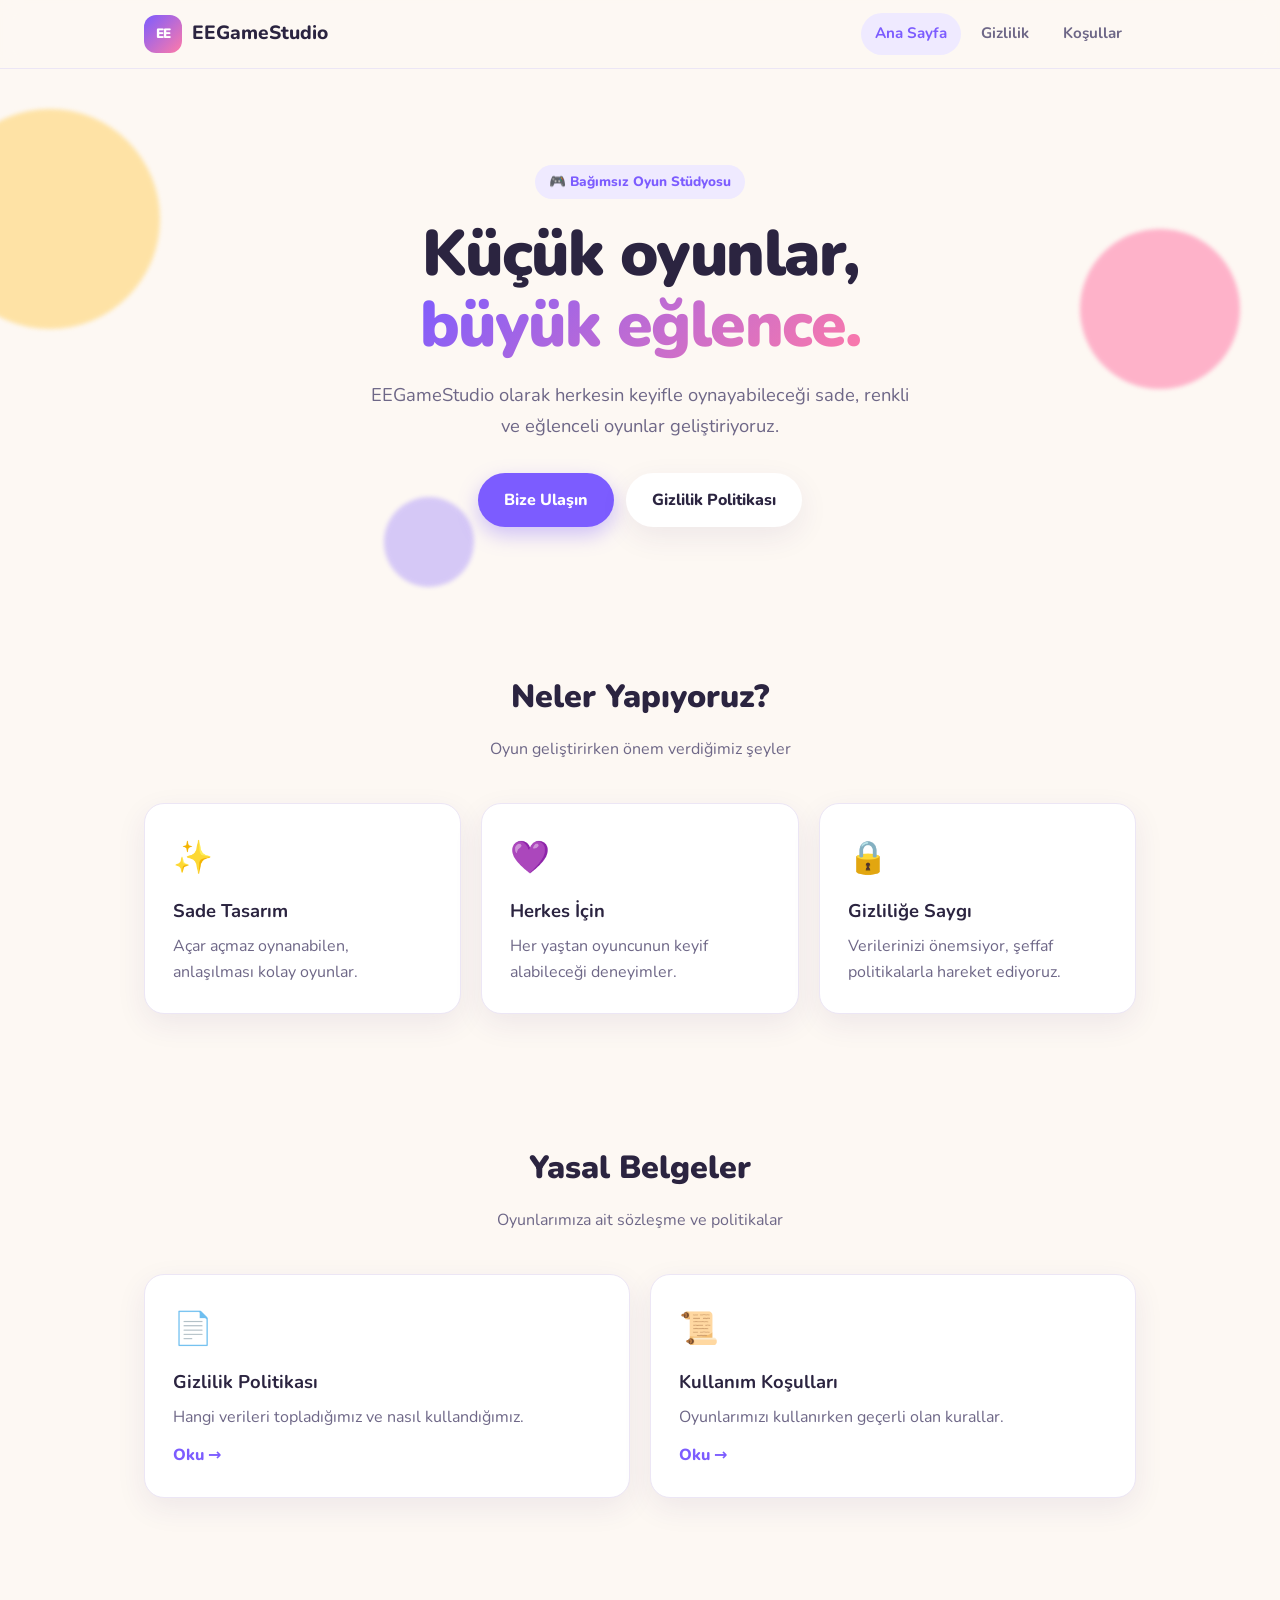
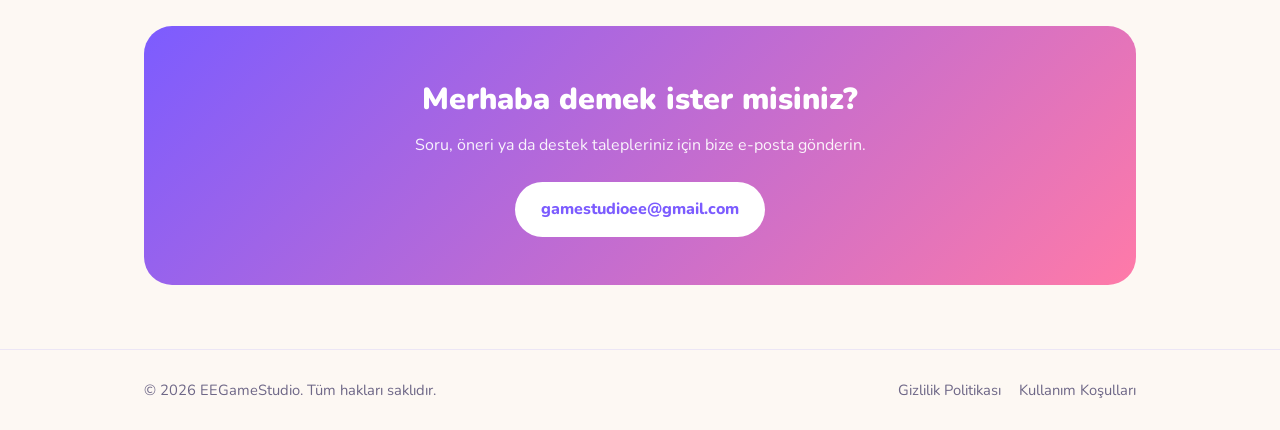
<file: index.html>
<!DOCTYPE html>
<html lang="tr">
<head>
  <meta charset="UTF-8" />
  <meta name="viewport" content="width=device-width, initial-scale=1.0" />
  <title>EEGameStudio</title>
  <meta name="description" content="EEGameStudio - Eğlenceli ve sade oyunlar geliştiren bağımsız oyun stüdyosu." />
  <link rel="icon" href="favicon.svg" type="image/svg+xml" />
  <link rel="preconnect" href="https://fonts.googleapis.com" />
  <link rel="preconnect" href="https://fonts.gstatic.com" crossorigin />
  <link href="https://fonts.googleapis.com/css2?family=Nunito:wght@400;700;800;900&display=swap" rel="stylesheet" />
  <link rel="stylesheet" href="style.css" />
</head>
<body>
  <header class="site-header">
    <div class="container">
      <a href="index.html" class="logo">
        <span class="logo-mark">EE</span>
        <span>EEGameStudio</span>
      </a>
      <nav class="nav">
        <a href="index.html" class="active">Ana Sayfa</a>
        <a href="privacy.html">Gizlilik</a>
        <a href="terms.html">Koşullar</a>
      </nav>
    </div>
  </header>

  <main>
    <section class="hero">
      <div class="blob one"></div>
      <div class="blob two"></div>
      <div class="blob three"></div>
      <div class="container">
        <span class="badge">🎮 Bağımsız Oyun Stüdyosu</span>
        <h1>Küçük oyunlar,<br /><span class="gradient">büyük eğlence.</span></h1>
        <p>EEGameStudio olarak herkesin keyifle oynayabileceği sade, renkli ve eğlenceli oyunlar geliştiriyoruz.</p>
        <a href="#iletisim" class="btn">Bize Ulaşın</a>
        <a href="privacy.html" class="btn secondary">Gizlilik Politikası</a>
      </div>
    </section>

    <section class="section">
      <div class="container">
        <h2 class="section-title">Neler Yapıyoruz?</h2>
        <p class="section-subtitle">Oyun geliştirirken önem verdiğimiz şeyler</p>
        <div class="cards">
          <div class="card">
            <div class="icon">✨</div>
            <h3>Sade Tasarım</h3>
            <p>Açar açmaz oynanabilen, anlaşılması kolay oyunlar.</p>
          </div>
          <div class="card">
            <div class="icon">💜</div>
            <h3>Herkes İçin</h3>
            <p>Her yaştan oyuncunun keyif alabileceği deneyimler.</p>
          </div>
          <div class="card">
            <div class="icon">🔒</div>
            <h3>Gizliliğe Saygı</h3>
            <p>Verilerinizi önemsiyor, şeffaf politikalarla hareket ediyoruz.</p>
          </div>
        </div>
      </div>
    </section>

    <section class="section">
      <div class="container">
        <h2 class="section-title">Yasal Belgeler</h2>
        <p class="section-subtitle">Oyunlarımıza ait sözleşme ve politikalar</p>
        <div class="cards">
          <a href="privacy.html" class="card link-card">
            <div class="icon">📄</div>
            <h3>Gizlilik Politikası</h3>
            <p>Hangi verileri topladığımız ve nasıl kullandığımız.</p>
            <span class="arrow">Oku →</span>
          </a>
          <a href="terms.html" class="card link-card">
            <div class="icon">📜</div>
            <h3>Kullanım Koşulları</h3>
            <p>Oyunlarımızı kullanırken geçerli olan kurallar.</p>
            <span class="arrow">Oku →</span>
          </a>
        </div>
      </div>
    </section>

    <section class="section" id="iletisim">
      <div class="container">
        <div class="contact-box">
          <h2>Merhaba demek ister misiniz?</h2>
          <p>Soru, öneri ya da destek talepleriniz için bize e-posta gönderin.</p>
          <a href="mailto:gamestudioee@gmail.com" class="btn">gamestudioee@gmail.com</a>
        </div>
      </div>
    </section>
  </main>

  <footer class="site-footer">
    <div class="container">
      <span>© <span id="year">2026</span> EEGameStudio. Tüm hakları saklıdır.</span>
      <nav>
        <a href="privacy.html">Gizlilik Politikası</a>
        <a href="terms.html">Kullanım Koşulları</a>
      </nav>
    </div>
  </footer>

  <script>document.getElementById("year").textContent = new Date().getFullYear();</script>
</body>
</html>
</file>
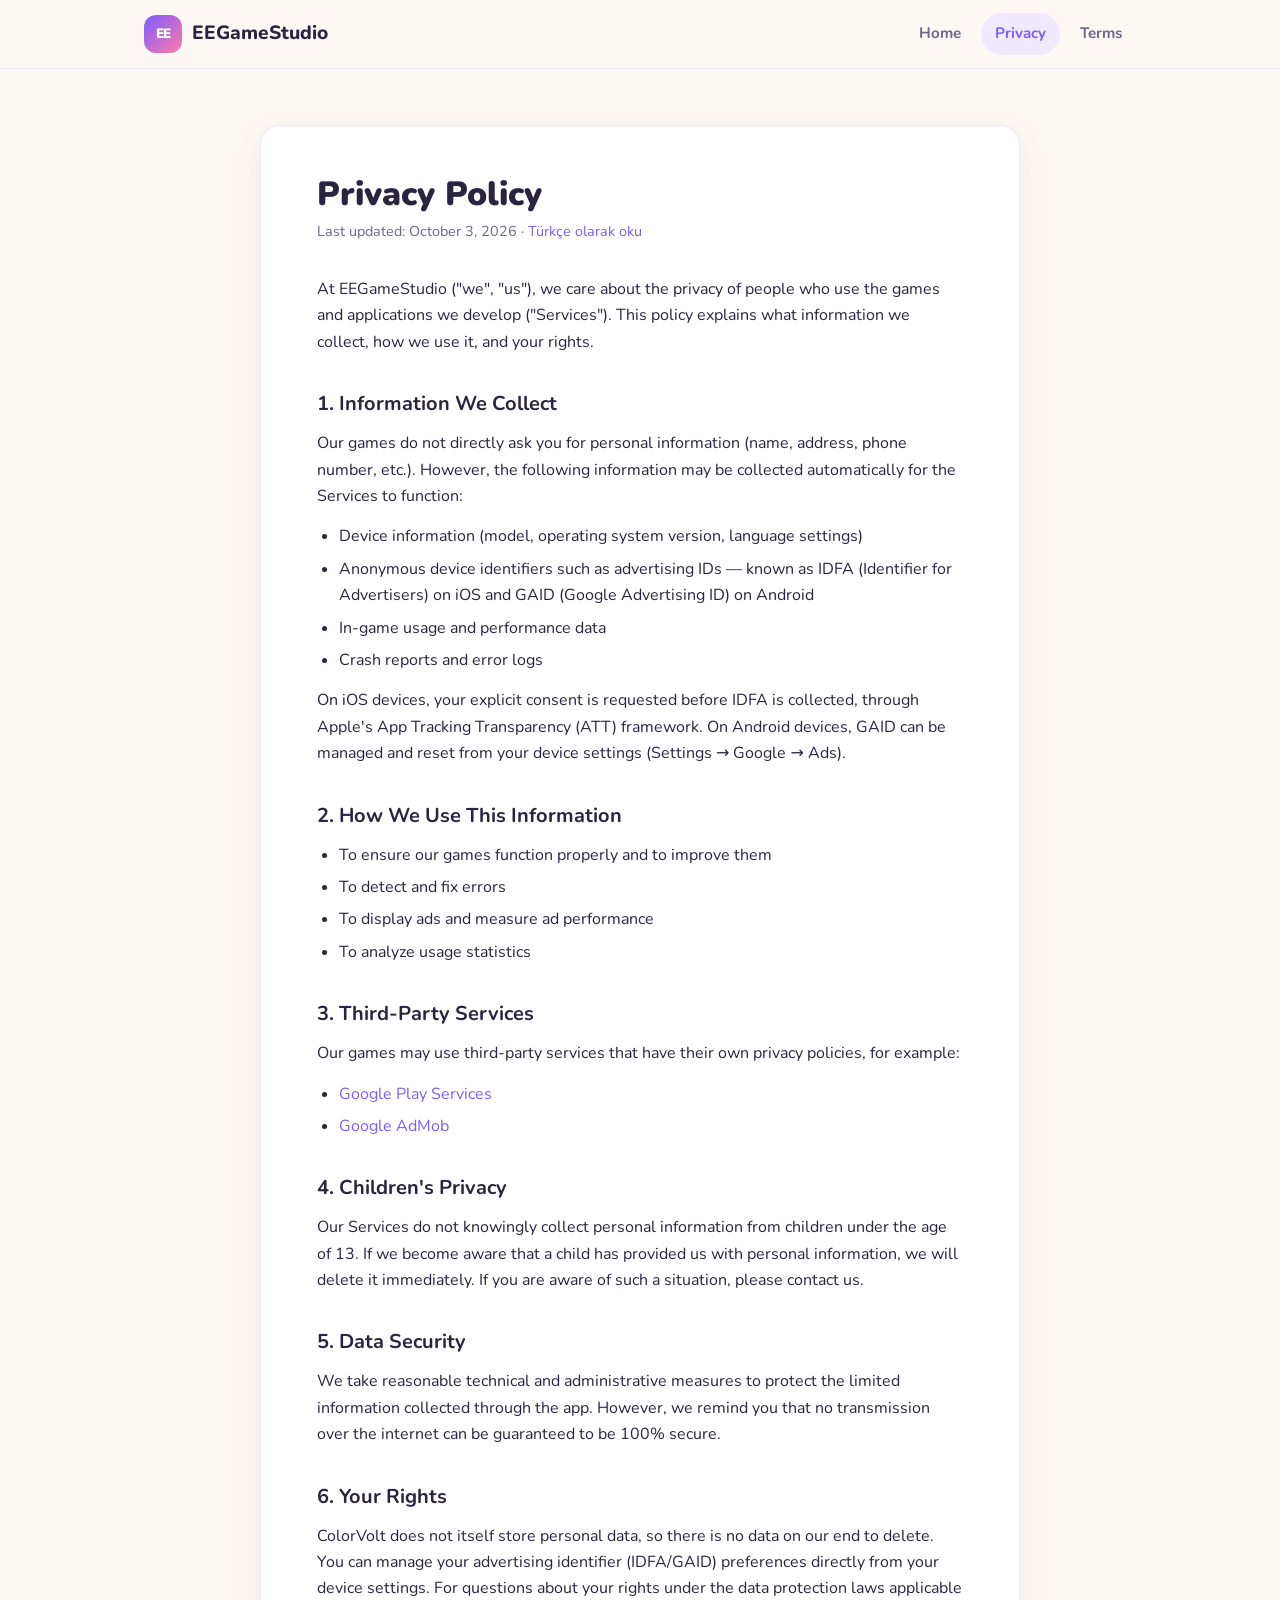
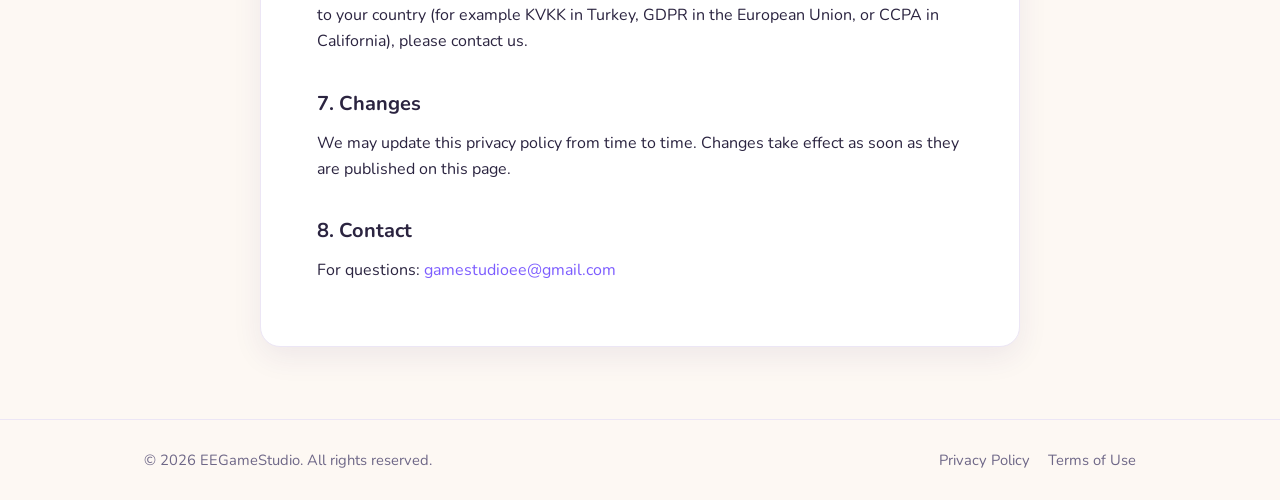
<file: privacy-en.html>
<!DOCTYPE html>
<html lang="en">
<head>
  <meta charset="UTF-8" />
  <meta name="viewport" content="width=device-width, initial-scale=1.0" />
  <title>Privacy Policy – EEGameStudio</title>
  <link rel="icon" href="favicon.svg" type="image/svg+xml" />
  <link rel="preconnect" href="https://fonts.googleapis.com" />
  <link rel="preconnect" href="https://fonts.gstatic.com" crossorigin />
  <link href="https://fonts.googleapis.com/css2?family=Nunito:wght@400;700;800;900&display=swap" rel="stylesheet" />
  <link rel="stylesheet" href="style.css" />
</head>
<body>
  <header class="site-header">
    <div class="container">
      <a href="index.html" class="logo">
        <span class="logo-mark">EE</span>
        <span>EEGameStudio</span>
      </a>
      <nav class="nav">
        <a href="index.html">Home</a>
        <a href="privacy-en.html" class="active">Privacy</a>
        <a href="terms.html">Terms</a>
      </nav>
    </div>
  </header>

  <main class="legal">
    <div class="container">
      <article class="legal-content">
        <h1>Privacy Policy</h1>
        <p class="updated">Last updated: October 3, 2026 · <a href="privacy.html">Türkçe olarak oku</a></p>

        <p>At EEGameStudio ("we", "us"), we care about the privacy of people who use the games and applications we develop ("Services"). This policy explains what information we collect, how we use it, and your rights.</p>

        <h2>1. Information We Collect</h2>
        <p>Our games do not directly ask you for personal information (name, address, phone number, etc.). However, the following information may be collected automatically for the Services to function:</p>
        <ul>
          <li>Device information (model, operating system version, language settings)</li>
          <li>Anonymous device identifiers such as advertising IDs — known as IDFA (Identifier for Advertisers) on iOS and GAID (Google Advertising ID) on Android</li>
          <li>In-game usage and performance data</li>
          <li>Crash reports and error logs</li>
        </ul>
        <p>On iOS devices, your explicit consent is requested before IDFA is collected, through Apple's App Tracking Transparency (ATT) framework. On Android devices, GAID can be managed and reset from your device settings (Settings → Google → Ads).</p>

        <h2>2. How We Use This Information</h2>
        <ul>
          <li>To ensure our games function properly and to improve them</li>
          <li>To detect and fix errors</li>
          <li>To display ads and measure ad performance</li>
          <li>To analyze usage statistics</li>
        </ul>

        <h2>3. Third-Party Services</h2>
        <p>Our games may use third-party services that have their own privacy policies, for example:</p>
        <ul>
          <li><a href="https://policies.google.com/privacy" target="_blank" rel="noopener">Google Play Services</a></li>
          <li><a href="https://support.google.com/admob/answer/6128543" target="_blank" rel="noopener">Google AdMob</a></li>
        </ul>

        <h2>4. Children's Privacy</h2>
        <p>Our Services do not knowingly collect personal information from children under the age of 13. If we become aware that a child has provided us with personal information, we will delete it immediately. If you are aware of such a situation, please contact us.</p>

        <h2>5. Data Security</h2>
        <p>We take reasonable technical and administrative measures to protect the limited information collected through the app. However, we remind you that no transmission over the internet can be guaranteed to be 100% secure.</p>

        <h2>6. Your Rights</h2>
        <p>ColorVolt does not itself store personal data, so there is no data on our end to delete. You can manage your advertising identifier (IDFA/GAID) preferences directly from your device settings. For questions about your rights under the data protection laws applicable to your country (for example KVKK in Turkey, GDPR in the European Union, or CCPA in California), please contact us.</p>

        <h2>7. Changes</h2>
        <p>We may update this privacy policy from time to time. Changes take effect as soon as they are published on this page.</p>

        <h2>8. Contact</h2>
        <p>For questions: <a href="mailto:gamestudioee@gmail.com">gamestudioee@gmail.com</a></p>
      </article>
    </div>
  </main>

  <footer class="site-footer">
    <div class="container">
      <span>© <span id="year">2026</span> EEGameStudio. All rights reserved.</span>
      <nav>
        <a href="privacy-en.html">Privacy Policy</a>
        <a href="terms.html">Terms of Use</a>
      </nav>
    </div>
  </footer>

  <script>document.getElementById("year").textContent = new Date().getFullYear();</script>
</body>
</html>
</file>
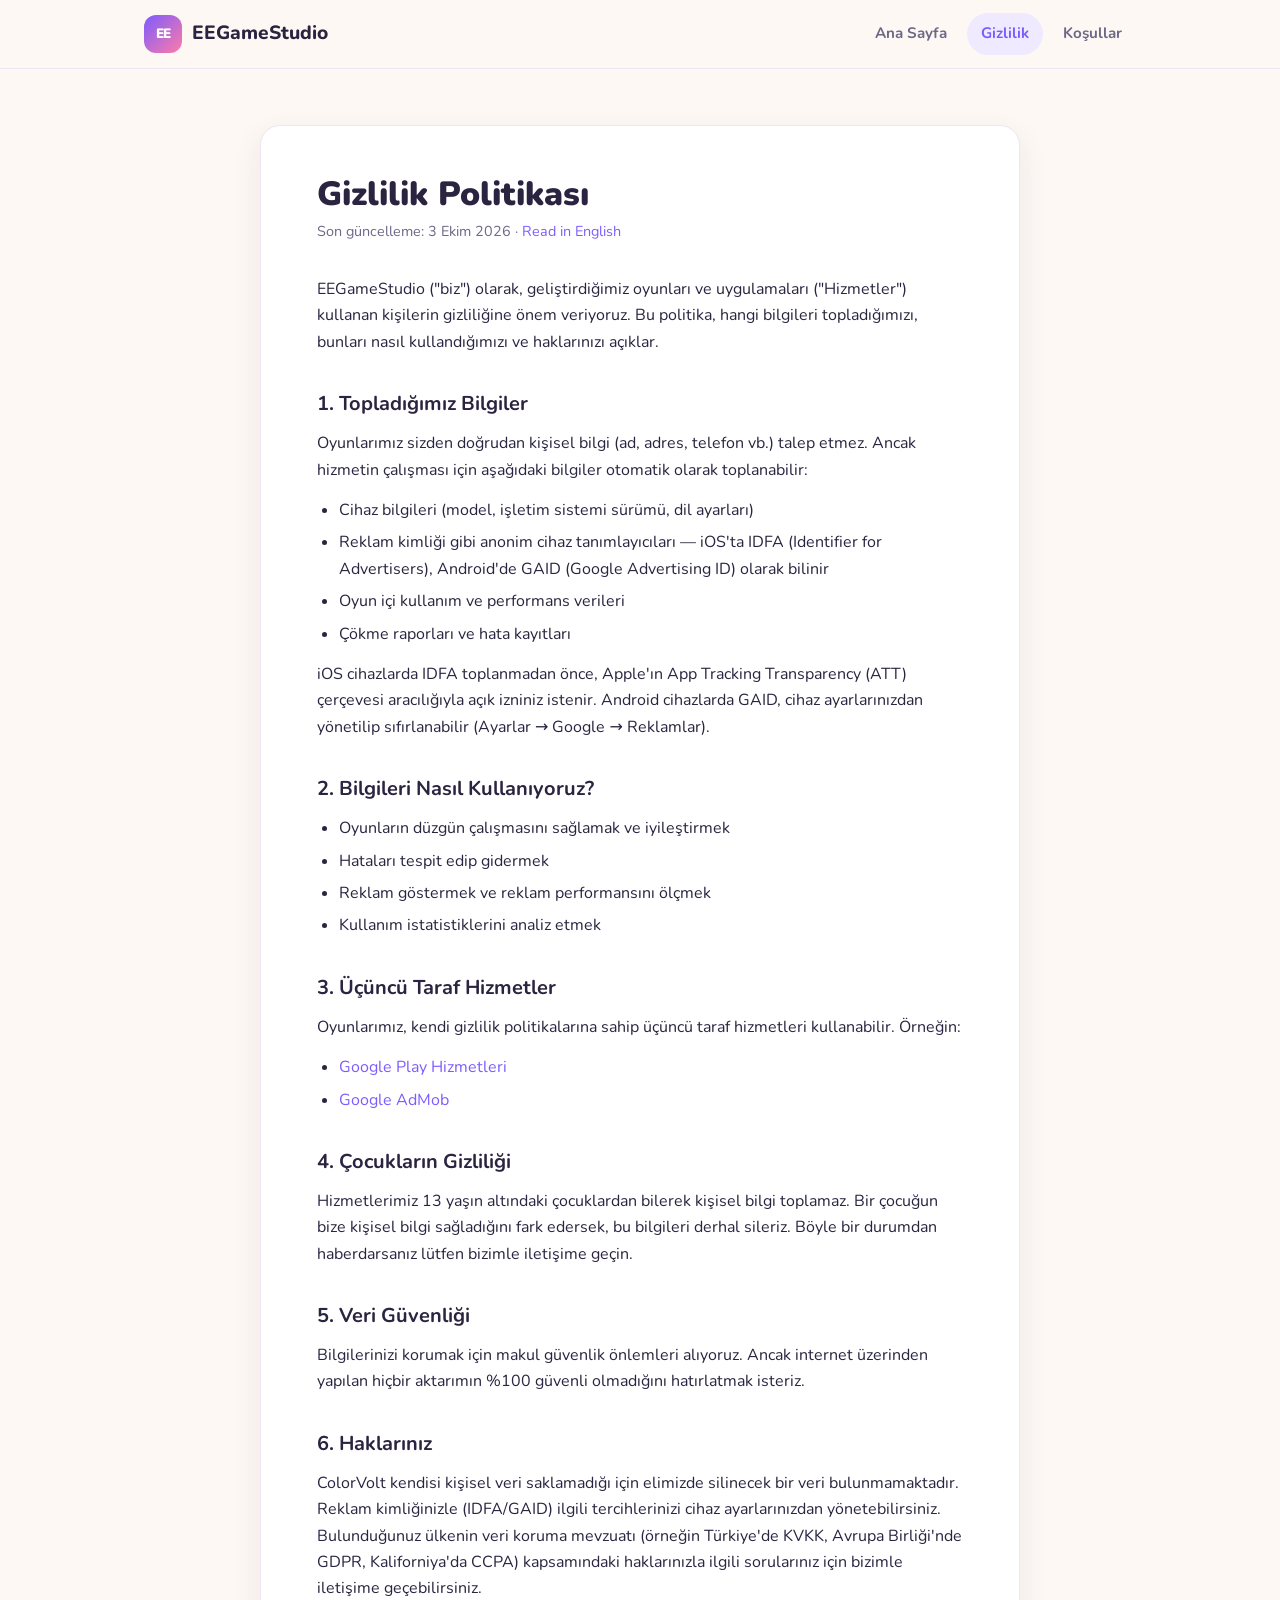
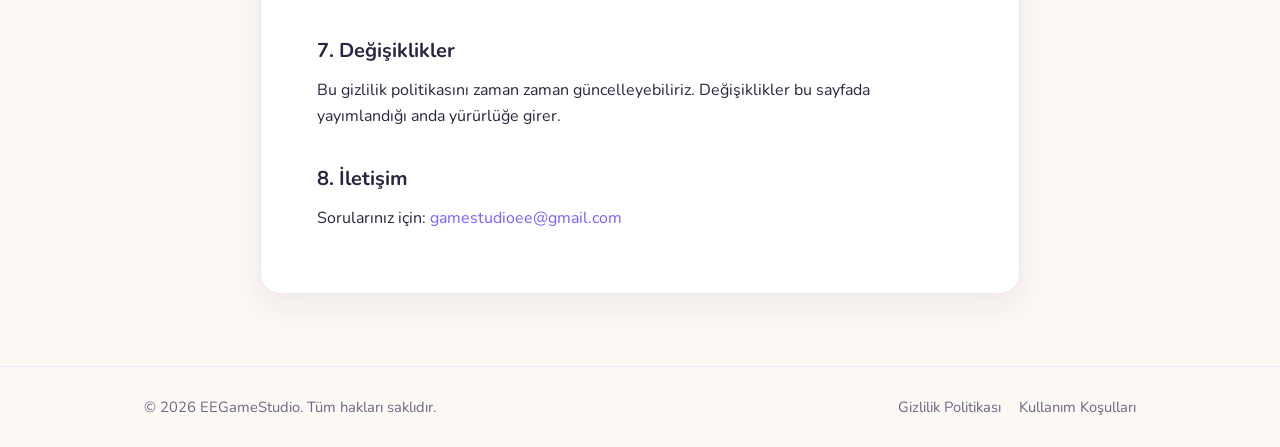
<file: privacy.html>
<!DOCTYPE html>
<html lang="tr">
<head>
  <meta charset="UTF-8" />
  <meta name="viewport" content="width=device-width, initial-scale=1.0" />
  <title>Gizlilik Politikası – EEGameStudio</title>
  <link rel="icon" href="favicon.svg" type="image/svg+xml" />
  <link rel="preconnect" href="https://fonts.googleapis.com" />
  <link rel="preconnect" href="https://fonts.gstatic.com" crossorigin />
  <link href="https://fonts.googleapis.com/css2?family=Nunito:wght@400;700;800;900&display=swap" rel="stylesheet" />
  <link rel="stylesheet" href="style.css" />
</head>
<body>
  <header class="site-header">
    <div class="container">
      <a href="index.html" class="logo">
        <span class="logo-mark">EE</span>
        <span>EEGameStudio</span>
      </a>
      <nav class="nav">
        <a href="index.html">Ana Sayfa</a>
        <a href="privacy.html" class="active">Gizlilik</a>
        <a href="terms.html">Koşullar</a>
      </nav>
    </div>
  </header>

  <main class="legal">
    <div class="container">
      <article class="legal-content">
        <h1>Gizlilik Politikası</h1>
        <p class="updated">Son güncelleme: 3 Ekim 2026 · <a href="privacy-en.html">Read in English</a></p>

        <p>EEGameStudio ("biz") olarak, geliştirdiğimiz oyunları ve uygulamaları ("Hizmetler") kullanan kişilerin gizliliğine önem veriyoruz. Bu politika, hangi bilgileri topladığımızı, bunları nasıl kullandığımızı ve haklarınızı açıklar.</p>

        <h2>1. Topladığımız Bilgiler</h2>
        <p>Oyunlarımız sizden doğrudan kişisel bilgi (ad, adres, telefon vb.) talep etmez. Ancak hizmetin çalışması için aşağıdaki bilgiler otomatik olarak toplanabilir:</p>
        <ul>
          <li>Cihaz bilgileri (model, işletim sistemi sürümü, dil ayarları)</li>
          <li>Reklam kimliği gibi anonim cihaz tanımlayıcıları — iOS'ta IDFA (Identifier for Advertisers), Android'de GAID (Google Advertising ID) olarak bilinir</li>
          <li>Oyun içi kullanım ve performans verileri</li>
          <li>Çökme raporları ve hata kayıtları</li>
        </ul>
        <p>iOS cihazlarda IDFA toplanmadan önce, Apple'ın App Tracking Transparency (ATT) çerçevesi aracılığıyla açık izniniz istenir. Android cihazlarda GAID, cihaz ayarlarınızdan yönetilip sıfırlanabilir (Ayarlar → Google → Reklamlar).</p>

        <h2>2. Bilgileri Nasıl Kullanıyoruz?</h2>
        <ul>
          <li>Oyunların düzgün çalışmasını sağlamak ve iyileştirmek</li>
          <li>Hataları tespit edip gidermek</li>
          <li>Reklam göstermek ve reklam performansını ölçmek</li>
          <li>Kullanım istatistiklerini analiz etmek</li>
        </ul>

        <h2>3. Üçüncü Taraf Hizmetler</h2>
        <p>Oyunlarımız, kendi gizlilik politikalarına sahip üçüncü taraf hizmetleri kullanabilir. Örneğin:</p>
        <ul>
          <li><a href="https://policies.google.com/privacy" target="_blank" rel="noopener">Google Play Hizmetleri</a></li>
          <li><a href="https://support.google.com/admob/answer/6128543" target="_blank" rel="noopener">Google AdMob</a></li>
        </ul>

        <h2>4. Çocukların Gizliliği</h2>
        <p>Hizmetlerimiz 13 yaşın altındaki çocuklardan bilerek kişisel bilgi toplamaz. Bir çocuğun bize kişisel bilgi sağladığını fark edersek, bu bilgileri derhal sileriz. Böyle bir durumdan haberdarsanız lütfen bizimle iletişime geçin.</p>

        <h2>5. Veri Güvenliği</h2>
        <p>Bilgilerinizi korumak için makul güvenlik önlemleri alıyoruz. Ancak internet üzerinden yapılan hiçbir aktarımın %100 güvenli olmadığını hatırlatmak isteriz.</p>

        <h2>6. Haklarınız</h2>
        <p>ColorVolt kendisi kişisel veri saklamadığı için elimizde silinecek bir veri bulunmamaktadır. Reklam kimliğinizle (IDFA/GAID) ilgili tercihlerinizi cihaz ayarlarınızdan yönetebilirsiniz. Bulunduğunuz ülkenin veri koruma mevzuatı (örneğin Türkiye'de KVKK, Avrupa Birliği'nde GDPR, Kaliforniya'da CCPA) kapsamındaki haklarınızla ilgili sorularınız için bizimle iletişime geçebilirsiniz.</p>

        <h2>7. Değişiklikler</h2>
        <p>Bu gizlilik politikasını zaman zaman güncelleyebiliriz. Değişiklikler bu sayfada yayımlandığı anda yürürlüğe girer.</p>

        <h2>8. İletişim</h2>
        <p>Sorularınız için: <a href="mailto:gamestudioee@gmail.com">gamestudioee@gmail.com</a></p>
      </article>
    </div>
  </main>

  <footer class="site-footer">
    <div class="container">
      <span>© <span id="year">2026</span> EEGameStudio. Tüm hakları saklıdır.</span>
      <nav>
        <a href="privacy.html">Gizlilik Politikası</a>
        <a href="terms.html">Kullanım Koşulları</a>
      </nav>
    </div>
  </footer>

  <script>document.getElementById("year").textContent = new Date().getFullYear();</script>
</body>
</html>
</file>
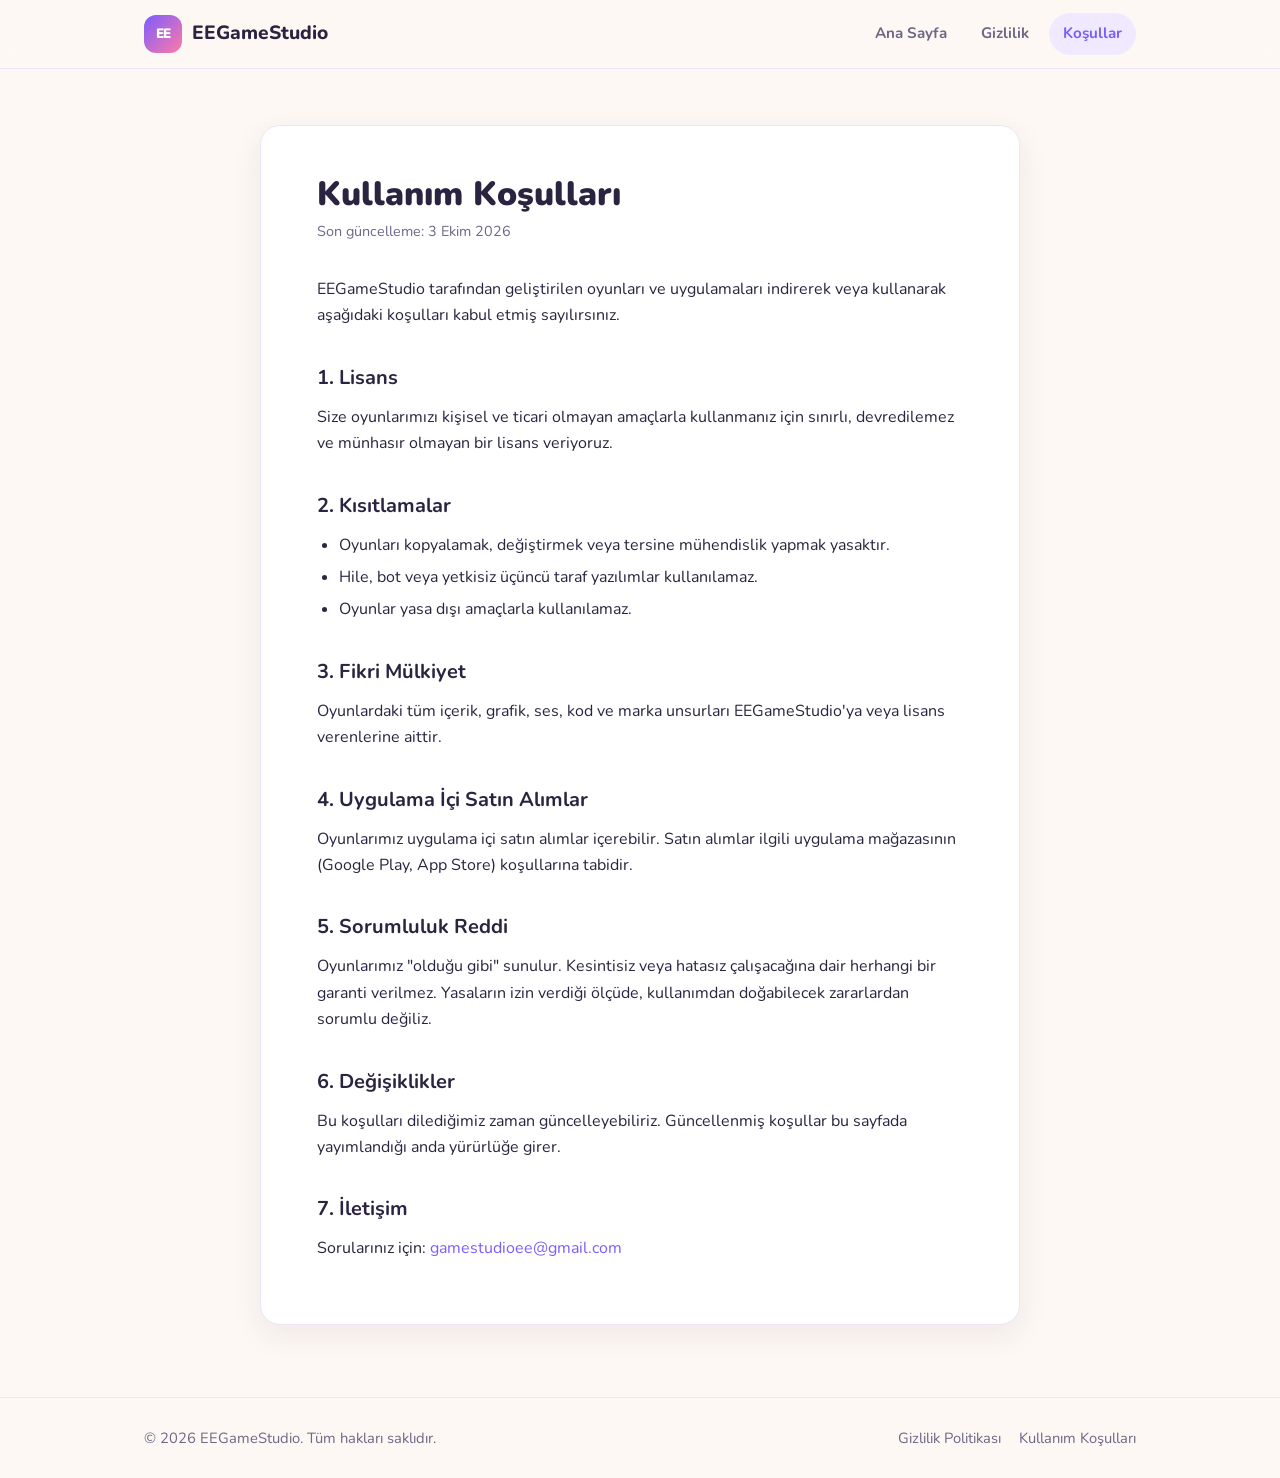
<file: terms.html>
<!DOCTYPE html>
<html lang="tr">
<head>
  <meta charset="UTF-8" />
  <meta name="viewport" content="width=device-width, initial-scale=1.0" />
  <title>Kullanım Koşulları – EEGameStudio</title>
  <link rel="icon" href="favicon.svg" type="image/svg+xml" />
  <link rel="preconnect" href="https://fonts.googleapis.com" />
  <link rel="preconnect" href="https://fonts.gstatic.com" crossorigin />
  <link href="https://fonts.googleapis.com/css2?family=Nunito:wght@400;700;800;900&display=swap" rel="stylesheet" />
  <link rel="stylesheet" href="style.css" />
</head>
<body>
  <header class="site-header">
    <div class="container">
      <a href="index.html" class="logo">
        <span class="logo-mark">EE</span>
        <span>EEGameStudio</span>
      </a>
      <nav class="nav">
        <a href="index.html">Ana Sayfa</a>
        <a href="privacy.html">Gizlilik</a>
        <a href="terms.html" class="active">Koşullar</a>
      </nav>
    </div>
  </header>

  <main class="legal">
    <div class="container">
      <article class="legal-content">
        <h1>Kullanım Koşulları</h1>
        <p class="updated">Son güncelleme: 3 Ekim 2026</p>

        <p>EEGameStudio tarafından geliştirilen oyunları ve uygulamaları indirerek veya kullanarak aşağıdaki koşulları kabul etmiş sayılırsınız.</p>

        <h2>1. Lisans</h2>
        <p>Size oyunlarımızı kişisel ve ticari olmayan amaçlarla kullanmanız için sınırlı, devredilemez ve münhasır olmayan bir lisans veriyoruz.</p>

        <h2>2. Kısıtlamalar</h2>
        <ul>
          <li>Oyunları kopyalamak, değiştirmek veya tersine mühendislik yapmak yasaktır.</li>
          <li>Hile, bot veya yetkisiz üçüncü taraf yazılımlar kullanılamaz.</li>
          <li>Oyunlar yasa dışı amaçlarla kullanılamaz.</li>
        </ul>

        <h2>3. Fikri Mülkiyet</h2>
        <p>Oyunlardaki tüm içerik, grafik, ses, kod ve marka unsurları EEGameStudio'ya veya lisans verenlerine aittir.</p>

        <h2>4. Uygulama İçi Satın Alımlar</h2>
        <p>Oyunlarımız uygulama içi satın alımlar içerebilir. Satın alımlar ilgili uygulama mağazasının (Google Play, App Store) koşullarına tabidir.</p>

        <h2>5. Sorumluluk Reddi</h2>
        <p>Oyunlarımız "olduğu gibi" sunulur. Kesintisiz veya hatasız çalışacağına dair herhangi bir garanti verilmez. Yasaların izin verdiği ölçüde, kullanımdan doğabilecek zararlardan sorumlu değiliz.</p>

        <h2>6. Değişiklikler</h2>
        <p>Bu koşulları dilediğimiz zaman güncelleyebiliriz. Güncellenmiş koşullar bu sayfada yayımlandığı anda yürürlüğe girer.</p>

        <h2>7. İletişim</h2>
        <p>Sorularınız için: <a href="mailto:gamestudioee@gmail.com">gamestudioee@gmail.com</a></p>
      </article>
    </div>
  </main>

  <footer class="site-footer">
    <div class="container">
      <span>© <span id="year">2026</span> EEGameStudio. Tüm hakları saklıdır.</span>
      <nav>
        <a href="privacy.html">Gizlilik Politikası</a>
        <a href="terms.html">Kullanım Koşulları</a>
      </nav>
    </div>
  </footer>

  <script>document.getElementById("year").textContent = new Date().getFullYear();</script>
</body>
</html>
</file>
<file: style.css>
:root {
  --bg: #fdf8f3;
  --surface: #ffffff;
  --text: #2b2440;
  --muted: #6e6787;
  --primary: #7c5cff;
  --primary-soft: #efeaff;
  --accent: #ff7aa8;
  --yellow: #ffd166;
  --border: #ece6f5;
  --radius: 20px;
  --shadow: 0 10px 30px rgba(60, 40, 120, 0.08);
}

* {
  box-sizing: border-box;
  margin: 0;
  padding: 0;
}

html {
  scroll-behavior: smooth;
}

body {
  font-family: "Nunito", system-ui, -apple-system, "Segoe UI", sans-serif;
  background: var(--bg);
  color: var(--text);
  line-height: 1.65;
  min-height: 100vh;
  display: flex;
  flex-direction: column;
}

a {
  color: var(--primary);
  text-decoration: none;
}

a:hover {
  text-decoration: underline;
}

.container {
  width: 100%;
  max-width: 1040px;
  margin: 0 auto;
  padding: 0 24px;
}

/* Header */
.site-header {
  position: sticky;
  top: 0;
  z-index: 10;
  background: rgba(253, 248, 243, 0.85);
  backdrop-filter: blur(10px);
  border-bottom: 1px solid var(--border);
}

.site-header .container {
  display: flex;
  align-items: center;
  justify-content: space-between;
  height: 68px;
}

.logo {
  display: flex;
  align-items: center;
  gap: 10px;
  font-weight: 800;
  font-size: 1.2rem;
  color: var(--text);
}

.logo:hover {
  text-decoration: none;
}

.logo-mark {
  display: grid;
  place-items: center;
  width: 38px;
  height: 38px;
  border-radius: 12px;
  background: linear-gradient(135deg, var(--primary), var(--accent));
  color: #fff;
  font-size: 0.85rem;
  font-weight: 900;
  letter-spacing: -0.5px;
}

.nav {
  display: flex;
  gap: 6px;
}

.nav a {
  padding: 8px 14px;
  border-radius: 999px;
  color: var(--muted);
  font-weight: 700;
  font-size: 0.95rem;
}

.nav a:hover,
.nav a.active {
  background: var(--primary-soft);
  color: var(--primary);
  text-decoration: none;
}

/* Hero */
.hero {
  position: relative;
  overflow: hidden;
  isolation: isolate;
  padding: 96px 0 80px;
  text-align: center;
}

.hero .container {
  position: relative;
  z-index: 1;
}

.hero h1 {
  font-size: clamp(2.4rem, 6vw, 4rem);
  line-height: 1.1;
  font-weight: 900;
  letter-spacing: -1.5px;
}

.hero h1 .gradient {
  background: linear-gradient(135deg, var(--primary), var(--accent));
  -webkit-background-clip: text;
  background-clip: text;
  color: transparent;
}

.hero p {
  max-width: 560px;
  margin: 20px auto 32px;
  font-size: 1.15rem;
  color: var(--muted);
}

.badge {
  display: inline-block;
  margin-bottom: 20px;
  padding: 6px 14px;
  border-radius: 999px;
  background: var(--primary-soft);
  color: var(--primary);
  font-weight: 800;
  font-size: 0.85rem;
}

.btn {
  display: inline-block;
  padding: 14px 26px;
  border-radius: 999px;
  background: var(--primary);
  color: #fff;
  font-weight: 800;
  box-shadow: 0 8px 20px rgba(124, 92, 255, 0.35);
  transition: transform 0.15s ease, box-shadow 0.15s ease;
}

.btn:hover {
  text-decoration: none;
  transform: translateY(-2px);
  box-shadow: 0 12px 26px rgba(124, 92, 255, 0.4);
}

.btn.secondary {
  background: var(--surface);
  color: var(--text);
  box-shadow: var(--shadow);
  margin-left: 8px;
}

.blob {
  position: absolute;
  border-radius: 50%;
  filter: blur(2px);
  opacity: 0.55;
  z-index: 0;
  animation: float 8s ease-in-out infinite;
}

.blob.one {
  width: 220px;
  height: 220px;
  background: var(--yellow);
  top: 40px;
  left: -60px;
}

.blob.two {
  width: 160px;
  height: 160px;
  background: var(--accent);
  top: 160px;
  right: 40px;
  animation-delay: -3s;
}

.blob.three {
  width: 90px;
  height: 90px;
  background: var(--primary);
  bottom: 20px;
  left: 30%;
  opacity: 0.3;
  animation-delay: -5s;
}

@keyframes float {
  0%, 100% { transform: translateY(0); }
  50% { transform: translateY(-18px); }
}

/* Sections */
.section {
  padding: 64px 0;
}

.section-title {
  text-align: center;
  font-size: 2rem;
  font-weight: 900;
  margin-bottom: 12px;
}

.section-subtitle {
  text-align: center;
  color: var(--muted);
  margin-bottom: 40px;
}

.cards {
  display: grid;
  grid-template-columns: repeat(auto-fit, minmax(240px, 1fr));
  gap: 20px;
}

.card {
  background: var(--surface);
  border: 1px solid var(--border);
  border-radius: var(--radius);
  padding: 28px;
  box-shadow: var(--shadow);
  transition: transform 0.2s ease;
}

.card:hover {
  transform: translateY(-4px);
}

.card .icon {
  font-size: 2rem;
  margin-bottom: 12px;
}

.card h3 {
  font-size: 1.15rem;
  margin-bottom: 6px;
}

.card p {
  color: var(--muted);
}

.card.link-card {
  display: block;
  color: var(--text);
}

.card.link-card:hover {
  text-decoration: none;
}

.card.link-card .arrow {
  display: inline-block;
  margin-top: 12px;
  color: var(--primary);
  font-weight: 800;
}

.contact-box {
  background: linear-gradient(135deg, var(--primary), var(--accent));
  color: #fff;
  border-radius: 28px;
  padding: 48px 32px;
  text-align: center;
}

.contact-box h2 {
  font-size: 1.9rem;
  font-weight: 900;
  margin-bottom: 8px;
}

.contact-box p {
  opacity: 0.92;
  margin-bottom: 24px;
}

.contact-box .btn {
  background: #fff;
  color: var(--primary);
  box-shadow: none;
}

/* Legal pages */
.legal {
  padding: 56px 0 72px;
}

.legal-content {
  max-width: 760px;
  margin: 0 auto;
  background: var(--surface);
  border: 1px solid var(--border);
  border-radius: var(--radius);
  padding: 48px clamp(24px, 5vw, 56px);
  box-shadow: var(--shadow);
}

.legal-content h1 {
  font-size: 2.1rem;
  font-weight: 900;
  line-height: 1.2;
  margin-bottom: 6px;
}

.legal-content .updated {
  color: var(--muted);
  font-size: 0.9rem;
  margin-bottom: 32px;
}

.legal-content h2 {
  font-size: 1.25rem;
  margin: 32px 0 10px;
}

.legal-content p,
.legal-content ul {
  margin-bottom: 14px;
}

.legal-content ul {
  padding-left: 22px;
}

.legal-content li {
  margin-bottom: 6px;
}

/* Footer */
.site-footer {
  margin-top: auto;
  border-top: 1px solid var(--border);
  padding: 28px 0;
  color: var(--muted);
  font-size: 0.92rem;
}

.site-footer .container {
  display: flex;
  flex-wrap: wrap;
  gap: 12px;
  justify-content: space-between;
  align-items: center;
}

.site-footer nav {
  display: flex;
  gap: 18px;
}

.site-footer a {
  color: var(--muted);
}

@media (max-width: 600px) {
  .nav a {
    padding: 6px 10px;
    font-size: 0.85rem;
  }

  .logo span:last-child {
    display: none;
  }

  .btn.secondary {
    margin: 12px 0 0;
  }

  .blob {
    opacity: 0.3;
  }

  .blob.one {
    width: 140px;
    height: 140px;
  }

  .blob.two {
    width: 100px;
    height: 100px;
    right: -30px;
  }
}
</file>
